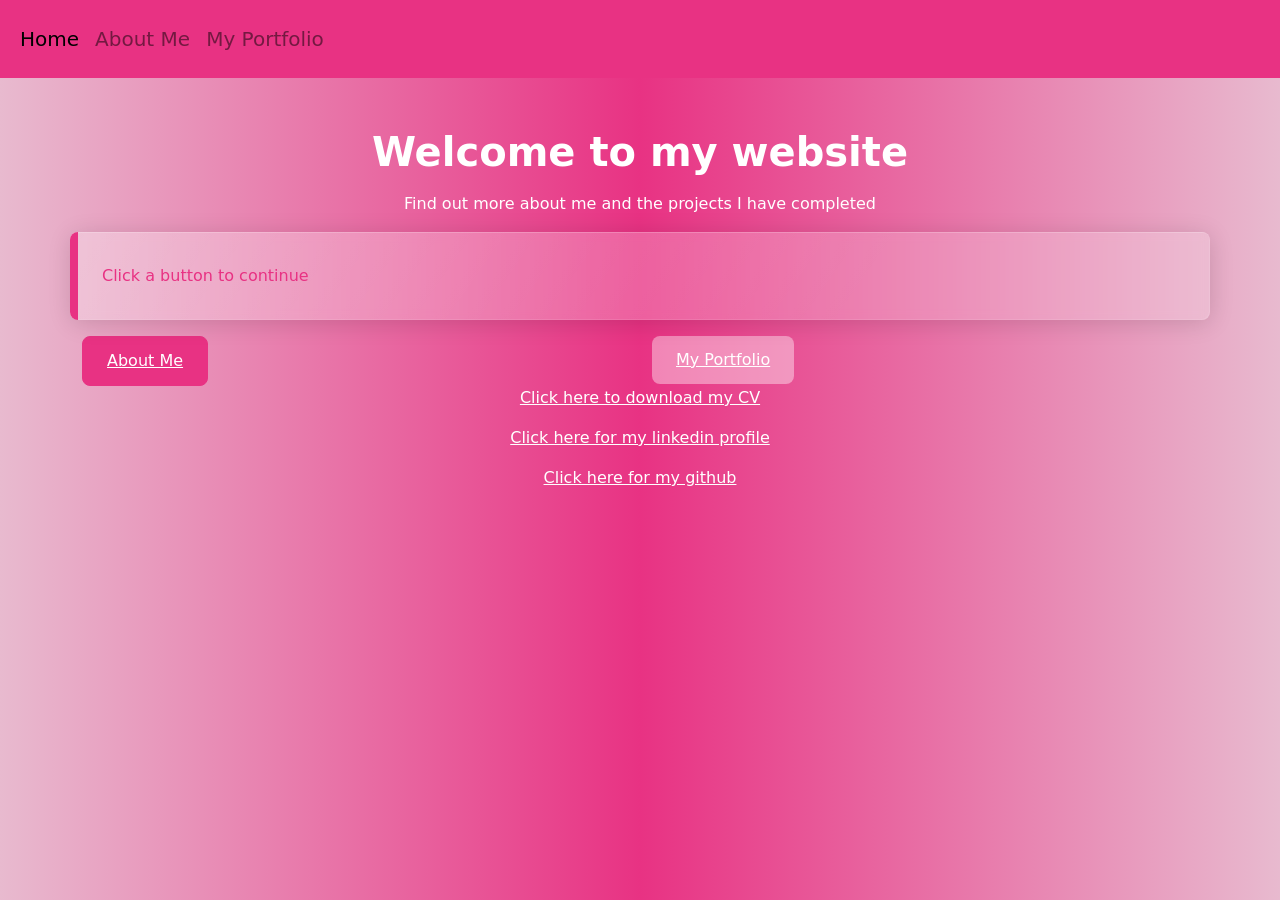
<file: index.html>
<!DOCTYPE html>
<html lang="en">

<head>
    <title>Home</title>
    <meta charset="UTF-8">
    <meta name="viewport" content="width=device-width, initial-scale=1">
    <link href="bootstrap.min.css" rel="stylesheet">
</head>

<body>
    <nav class="navbar navbar-expand-lg bg-primary">
        <div class="container-fluid">
            <button class="navbar-toggler" type="button" data-bs-toggle="collapse" data-bs-target="#navbarNav"
                aria-controls="navbarNav" aria-expanded="false" aria-label="Toggle navigation">
                <span class="navbar-toggler-icon"></span>
            </button>

            <div class="collapse navbar-collapse" id="navbarNav">
                <ul class="navbar-nav">
                    <li class="nav-item">
                        <a class="nav-link active" aria-current="page" href="index.html">Home</a>
                    </li>
                    <li class="nav-item">
                        <a class="nav-link" href="about.html">About Me</a>
                    </li>

                    <li class="nav-item">
                        <a class="nav-link" href="portfolio.html">My Portfolio</a>
                    </li>
                </ul>
            </div>
        </div>
    </nav>

    <main>
        <div class="container">
            <div class="row">
                <h1 class="text-center">Welcome to my website</h1>
                <p class="text-center">Find out more about me and the projects I have completed</p>
            </div>

            <div class="row">
                <div class="alert alert-primary text-primary" role="alert">Click a button to continue</div>

                <div class="col-6">
                    <button class="btn btn-primary"><a href="about.html">About Me</a></button>
                </div>

                <div class="col-6">
                    <button class="btn btn-secondary"><a href="portfolio.html">My Portfolio</a></button>
                </div>
            </div>
        </div>
    </main>

    <footer>
        <div class="row">
            <a href="Download Test.docx" download><p class="text-center">Click here to download my CV</p></a>
            <a href="https://www.linkedin.com/in/susanna-wolseley-64b6b62b3/"><p class="text-center">Click here for my linkedin profile</p></a>
            <a href="https://github.com/SusieWolseley"><p class="text-center">Click here for my github</p></a>
        </div>
    </footer>
    

    <script src="https://cdn.jsdelivr.net/npm/bootstrap@5.3.8/dist/js/bootstrap.bundle.min.js"
        integrity="sha384-FKyoEForCGlyvwx9Hj09JcYn3nv7wiPVlz7YYwJrWVcXK/BmnVDxM+D2scQbITxI"
        crossorigin="anonymous"></script>
</body>

</html>
</file>
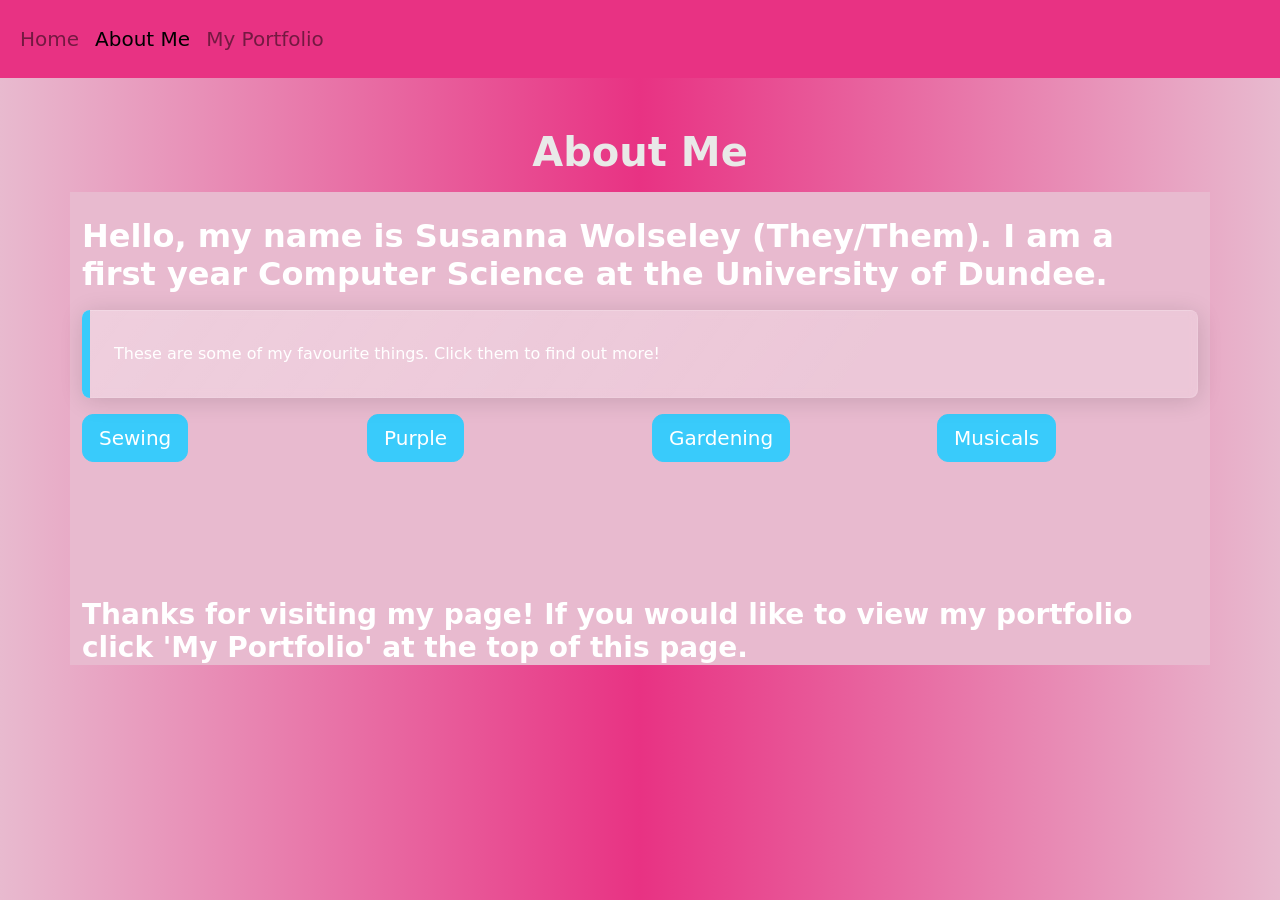
<file: about.html>
<!DOCTYPE html>
<html lang="en">

<head>
    <title>About Me</title>
    <meta charset="UTF-8">
    <meta name="viewport" content="width=device-width, initial-scale=1">
    <link href="bootstrap.min.css" rel="stylesheet">
</head>

<body>
    <nav class="navbar navbar-expand-lg bg-primary">
        <div class="container-fluid">
            <button class="navbar-toggler" type="button" data-bs-toggle="collapse" data-bs-target="#navbarNav"
                aria-controls="navbarNav" aria-expanded="false" aria-label="Toggle navigation">
                <span class="navbar-toggler-icon"></span>
            </button>

            <div class="collapse navbar-collapse" id="navbarNav">
                <ul class="navbar-nav">
                    <li class="nav-item">
                        <a class="nav-link" href="index.html">Home</a>
                    </li>
                    <li class="nav-item">
                        <a class="nav-link active" aria-current="page" href="about.html">About Me</a>
                    </li>

                    <li class="nav-item">
                        <a class="nav-link" href="portfolio.html">My Portfolio</a>
                    </li>
                </ul>
            </div>
        </div>
    </nav>

    <div class="container">
        <header class="text-light" style="text-align: center">
            <h1>About Me</h1>
        </header>
    </div>

    <div class="container text-secondary"
        style="background-color: #e8bacf; padding-top: 25px">
        <main>
            <div class="row">
                <h2>Hello, my name is Susanna Wolseley (They/Them). I am a first year
                    Computer Science at the University of
                    Dundee.</h2>
            </div>

            <div class="alert alert-info" role="alert">These are some of my favourite things. Click them to find out
                more!</div>
            <div class="row">
                <div class="col-md-3 col-sd-12">
                    <p>
                        <button class="btn btn-info btn-lg" type="button" data-bs-toggle="collapse"
                            data-bs-target="#sewing" aria-expanded="false" aria-controls="sewing">
                            Sewing
                        </button>
                    </p>
                    <div style="min-height: 120px;">
                        <div class="collapse collapse-horizontal" id="sewing">
                            <div class="card card-body" style="width: 300px;">
                                I got my first sewing machine a few months ago. I've been slowly learning how to make my
                                own
                                clothes both from new fabric and tunring my broken clothing into something new.
                            </div>
                        </div>
                    </div>
                </div>

                <div class="col-md-3 col-sd-12">
                    <p>
                        <button class="btn btn-info btn-lg" type="button" data-bs-toggle="collapse"
                            data-bs-target="#purple" aria-expanded="false" aria-controls="purple">
                            Purple
                        </button>
                    </p>
                    <div style="min-height: 120px;">
                        <div class="collapse collapse-horizontal" id="purple">
                            <div class="card card-body" style="width: 300px;">
                                My favourite colour is purple, though I do have an intense love for pink.
                            </div>
                        </div>
                    </div>
                </div>

                <div class="col-md-3 col-sd-12">
                    <p>
                        <button class="btn btn-info btn-lg" type="button" data-bs-toggle="collapse"
                            data-bs-target="#gardening" aria-expanded="false" aria-controls="gardening">
                            Gardening
                        </button>
                    </p>
                    <div style="min-height: 120px;">
                        <div class="collapse collapse-horizontal" id="gardening">
                            <div class="card card-body" style="width: 300px;">
                                I find gardening extremely relaxing. I also like going for walks in nature and finding
                                new
                                parks to explore.
                            </div>
                        </div>
                    </div>
                </div>

                <div class="col-md-3 col-sd-12">
                    <p>
                        <button class="btn btn-info btn-lg" type="button" data-bs-toggle="collapse"
                            data-bs-target="#musicals" aria-expanded="false" aria-controls="musicals">
                            Musicals
                        </button>
                    </p>
                    <div style="min-height: 120px;">
                        <div class="collapse collapse-horizontal" id="musicals">
                            <div class="card card-body" style="width: 300px;">
                                Musicals are my go-to genre of music. I also love going to see them at the theatre.
                            </div>
                        </div>
                    </div>
                </div>
            </div>
        </main>

        <footer>
            <h3>Thanks for visiting my page! If you would like to view my portfolio click 'My Portfolio' at the top of
                this page.</h3>
        </footer>
    </div>
    
    <script src="https://cdn.jsdelivr.net/npm/bootstrap@5.3.8/dist/js/bootstrap.bundle.min.js"
        integrity="sha384-FKyoEForCGlyvwx9Hj09JcYn3nv7wiPVlz7YYwJrWVcXK/BmnVDxM+D2scQbITxI"
        crossorigin="anonymous"></script>
</body>

</html>
</file>
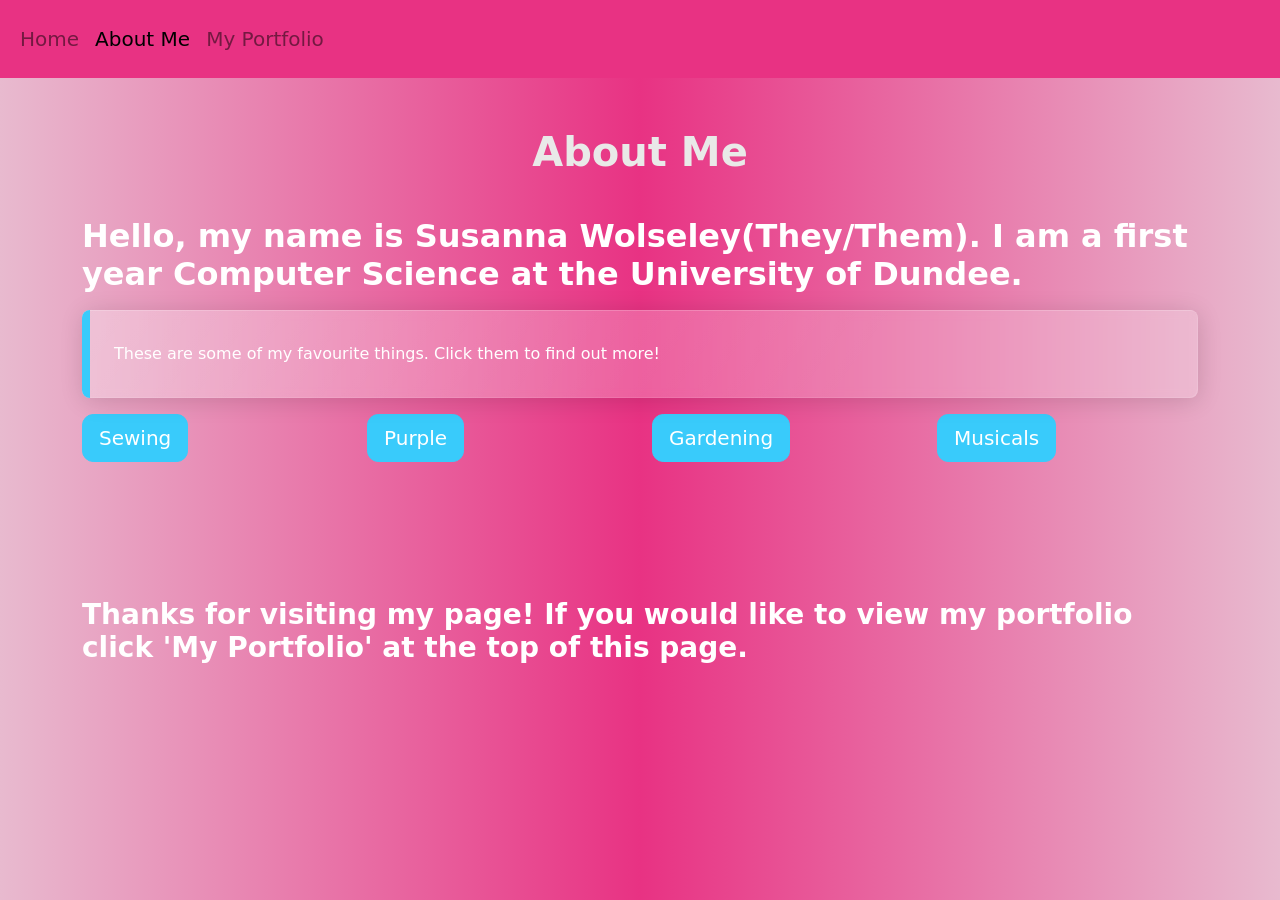
<file: About.html>
<!DOCTYPE html>
<html lang="en">

<head>
    <title>About Me</title>
    <meta charset="UTF-8">
    <meta name="viewport" content="width=device-width, initial-scale=1">
    <link href="bootstrap.min.css" rel="stylesheet">
</head>

<body>
    <nav class="navbar navbar-expand-lg bg-primary">
        <div class="container-fluid">
            <button class="navbar-toggler" type="button" data-bs-toggle="collapse" data-bs-target="#navbarNav"
                aria-controls="navbarNav" aria-expanded="false" aria-label="Toggle navigation">
                <span class="navbar-toggler-icon"></span>
            </button>

            <div class="collapse navbar-collapse" id="navbarNav">
                <ul class="navbar-nav">
                    <li class="nav-item">
                        <a class="nav-link" href="index.html">Home</a>
                    </li>
                    <li class="nav-item">
                        <a class="nav-link active" aria-current="page" href="about.html">About Me</a>
                    </li>

                    <li class="nav-item">
                        <a class="nav-link" href="portfolio.html">My Portfolio</a>
                    </li>
                </ul>
            </div>
        </div>
    </nav>

    <div class="container">
        <header class="text-light" style="text-align: center">
            <h1>About Me</h1>
        </header>
    </div>

    <div class="container text-secondary" style="background-color: --bs-primary; padding-top: 25px">
        <main>
            <div class="row">
                <h2>Hello, my name is Susanna Wolseley(They/Them). I am a first year
                    Computer Science at the University of
                    Dundee.</h2>
            </div>

            <div class="alert alert-info" role="alert">These are some of my favourite things. Click them to find out
                more!</div>
            
            <div class="row">
                <div class="col-md-3 col-sd-12">
                    <p>
                        <button class="btn btn-info btn-lg" type="button" data-bs-toggle="collapse"
                            data-bs-target="#sewing" aria-expanded="false" aria-controls="sewing">
                            Sewing
                        </button>
                    </p>
                    <div style="min-height: 120px;">
                        <div class="collapse collapse-horizontal" id="sewing">
                            <div class="card card-body" style="width: 300px;">
                                I got my first sewing machine a few months ago. I've been slowly learning how to make my
                                own
                                clothes both from new fabric and tunring my broken clothing into something new.
                            </div>
                        </div>
                    </div>
                </div>

                <div class="col-md-3 col-sd-12">
                    <p>
                        <button class="btn btn-info btn-lg" type="button" data-bs-toggle="collapse"
                            data-bs-target="#purple" aria-expanded="false" aria-controls="purple">
                            Purple
                        </button>
                    </p>
                    <div style="min-height: 120px;">
                        <div class="collapse collapse-horizontal" id="purple">
                            <div class="card card-body" style="width: 300px;">
                                My favourite colour is purple, though I do have an intense love for pink.
                            </div>
                        </div>
                    </div>
                </div>

                <div class="col-md-3 col-sd-12">
                    <p>
                        <button class="btn btn-info btn-lg" type="button" data-bs-toggle="collapse"
                            data-bs-target="#gardening" aria-expanded="false" aria-controls="gardening">
                            Gardening
                        </button>
                    </p>
                    <div style="min-height: 120px;">
                        <div class="collapse collapse-horizontal" id="gardening">
                            <div class="card card-body" style="width: 300px;">
                                I find gardening extremely relaxing. I also like going for walks in nature and finding
                                new
                                parks to explore.
                            </div>
                        </div>
                    </div>
                </div>

                <div class="col-md-3 col-sd-12">
                    <p>
                        <button class="btn btn-info btn-lg" type="button" data-bs-toggle="collapse"
                            data-bs-target="#musicals" aria-expanded="false" aria-controls="musicals">
                            Musicals
                        </button>
                    </p>
                    <div style="min-height: 120px;">
                        <div class="collapse collapse-horizontal" id="musicals">
                            <div class="card card-body" style="width: 300px;">
                                Musicals are my go-to genre of music. I also love going to see them at the theatre.
                            </div>
                        </div>
                    </div>
                </div>
            </div>
        </main>

        <footer>
            <h3>Thanks for visiting my page! If you would like to view my portfolio click 'My Portfolio' at the top of
                this page.</h3>
        </footer>
    </div>

    <script src="https://cdn.jsdelivr.net/npm/bootstrap@5.3.8/dist/js/bootstrap.bundle.min.js"
        integrity="sha384-FKyoEForCGlyvwx9Hj09JcYn3nv7wiPVlz7YYwJrWVcXK/BmnVDxM+D2scQbITxI"
        crossorigin="anonymous"></script>
</body>

</html>
</file>
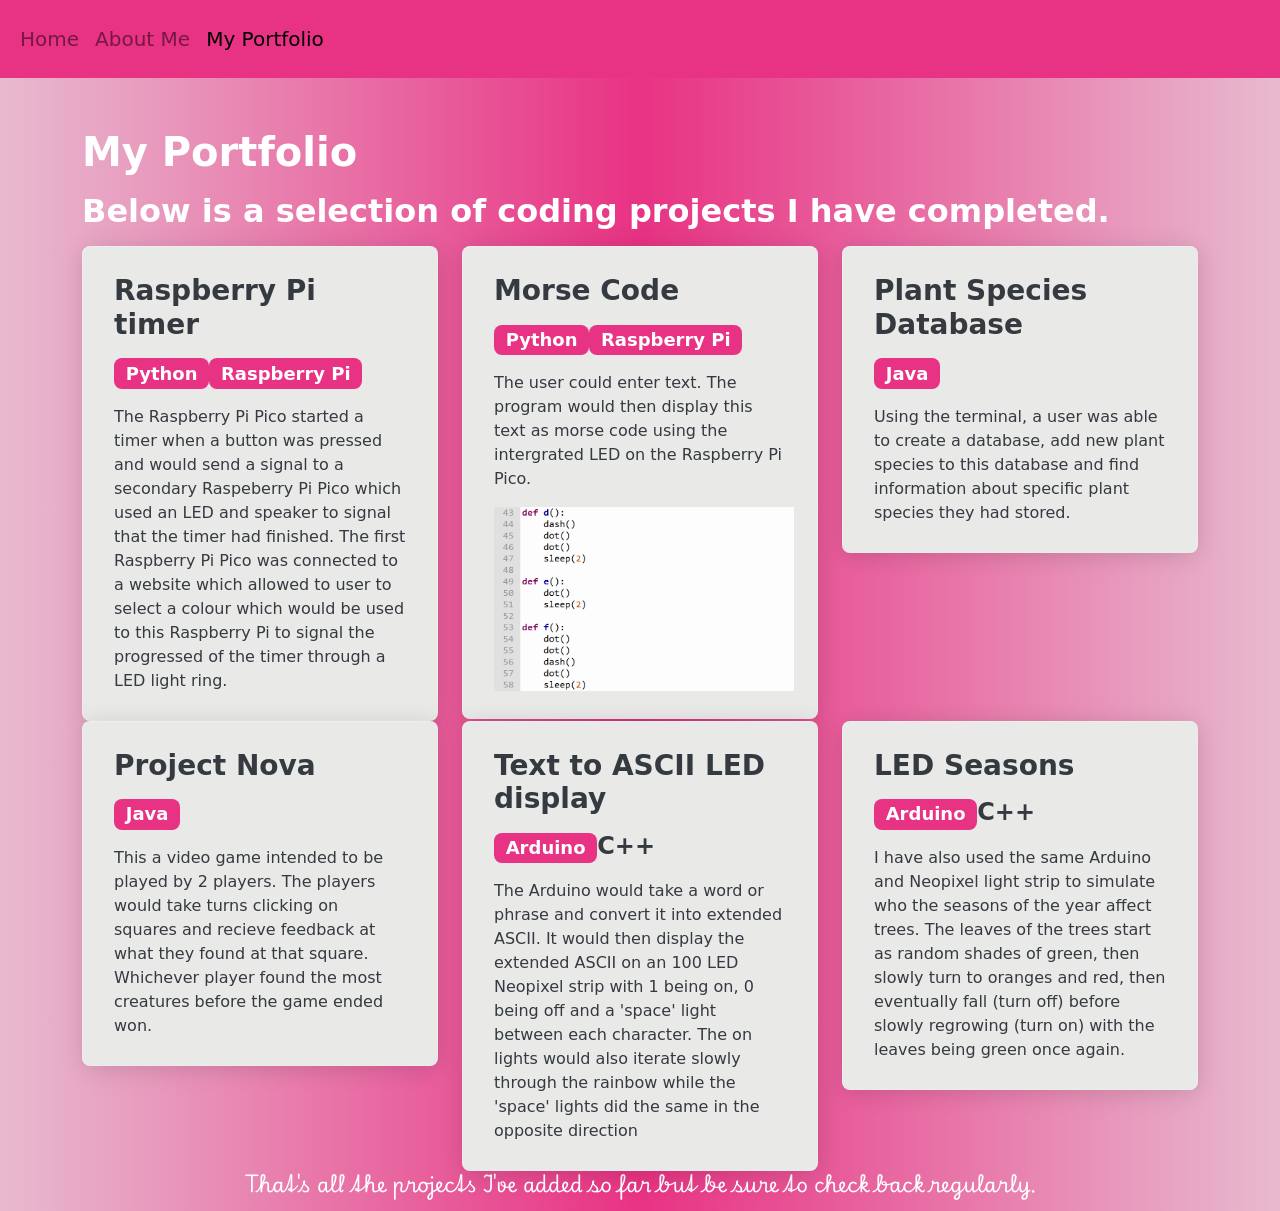
<file: Portfolio.html>
<!DOCTYPE html>
<html lang="en">

<head>
    <title>Susie's Portfolio</title>
    <meta charset="UTF-8">
    <meta name="viewport" content="width=device-width, initial-scale=1">
    <link href="bootstrap.min.css" rel="stylesheet">

    <link rel="preconnect" href="https://fonts.googleapis.com">
    <link rel="preconnect" href="https://fonts.gstatic.com" crossorigin>
    <link href="https://fonts.googleapis.com/css2?family=Playwrite+AT:ital,wght@0,100..400;1,100..400&display=swap" rel="stylesheet">
</head>

<body>
    <nav class="navbar navbar-expand-lg bg-primary">
        <div class="container-fluid">
            <button class="navbar-toggler" type="button" data-bs-toggle="collapse" data-bs-target="#navbarNav"
                aria-controls="navbarNav" aria-expanded="false" aria-label="Toggle navigation">
                <span class="navbar-toggler-icon"></span>
            </button>

            <div class="collapse navbar-collapse" id="navbarNav">
                <ul class="navbar-nav">
                    <li class="nav-item">
                        <a class="nav-link" href="index.html">Home</a>
                    </li>
                    <li class="nav-item">
                        <a class="nav-link" href="about.html">About Me</a>
                    </li>

                    <li class="nav-item">
                        <a class="nav-link active" aria-current="page" href="portfolio.html">My Portfolio</a>
                    </li>
                </ul>
            </div>
        </div>
    </nav>

    <header>
        <div class="container">
            <div class="row">
                <h1>My Portfolio</h1>
                <h2>Below is a selection of coding projects I have completed.</h2>
            </div>
        </div>
    </header>

    <main>
        <div class="container">
            <div class="row">
                <div class="col-md-4 col-sd-12">
                    <div class="card bg-light">
                        <div class="card-body">
                            <h3 class="card-title">Raspberry Pi timer</h3>
                            <h4><span class="badge text-bg-primary">Python</span><span
                                    class="badge text-bg-primary">Raspberry Pi</span></h4>
                            <p class="card-text">The Raspberry Pi Pico started a timer when a button was pressed
                                and would send a signal to a secondary Raspeberry Pi Pico which used an LED and
                                speaker to signal that the timer had finished. The first Raspberry Pi Pico was
                                connected to a website which allowed to user to select a colour which would be
                                used to this Raspberry Pi to signal the progressed of the timer through a LED
                                light ring.</p>
                        </div>
                    </div>
                </div>

                <div class="col-md-4 col-sd-12">
                    <div class="card bg-light">
                        <div class="card-body">
                            <h3 class="card-title">Morse Code</h3>
                            <h4><span class="badge text-bg-primary">Python</span><span
                                    class="badge text-bg-primary">Raspberry Pi</span></h4>
                            <p class="card-text">The user could enter text. The program would then display this
                                text as morse code using the intergrated LED on the Raspberry Pi Pico.</p>
                            <img src="Morse_Code_Project.png"  width=300p alt="A section of a code file">
                        </div>
                    </div>
                </div>

                <div class="col-md-4 col-sd-12">
                    <div class="card bg-light">
                        <div class="card-body">
                            <h3 class="card-title">Plant Species Database</h3>
                            <h4><span class="badge text-bg-primary">Java</span></h4>
                            <p class="card-text">Using the terminal, a user was able to create a database, add
                                new plant species to this database and find information about specific plant
                                species they had stored.</p>
                        </div>
                    </div>
                </div>

                <div class="col-md-4 col-sd-12">
                    <div class="card bg-light">
                        <div class="card-body">
                            <h3 class="card-title">Project Nova</h3>
                            <h4><span class="badge text-bg-primary">Java</span></h4>
                            <p class="card-text">This a video game intended to be played by 2 players. The
                                players would take turns clicking on squares and recieve feedback at what they
                                found at that square. Whichever player found the most creatures before the game
                                ended won.</p>
                        </div>
                    </div>
                </div>

                <div class="col-md-4 col-sd-12">
                    <div class="card bg-light">
                        <div class="card-body">
                            <h3 class="card-title">Text to ASCII LED display</h3>
                            <h4><span class="badge text-bg-primary">Arduino</span><span>C++</span></h4>
                            <p class="card-text">The Arduino would take a word or phrase and convert it into extended ASCII. It would then display the extended ASCII on an 100 LED Neopixel strip with 1 being on, 0 being off and a 'space' light between each character. The on lights would also iterate slowly through the rainbow while the 'space' lights did the same in the opposite direction</p>
                        </div>
                    </div>
                </div>

                <div class="col-md-4 col-sd-12">
                    <div class="card bg-light">
                        <div class="card-body">
                            <h3 class="card-title">LED Seasons</h3>
                            <h4><span class="badge text-bg-primary">Arduino</span><span>C++</span></h4>
                            <p class="card-text">I have also used the same Arduino and Neopixel light strip to simulate who the seasons of the year affect trees. The leaves of the trees start as random shades of green, then slowly turn to oranges and red, then eventually fall (turn off) before slowly regrowing (turn on) with the leaves being green once again.</p>
                        </div>
                    </div>
                </div>
            </div>
        </div>
    </main>

    <footer>
        <h5 style="font-family: Playwrite AT; text-align: center;">That's all the projects I've added so far but be sure to check back regularly.</h5>
    </footer>

    <script src="https://cdn.jsdelivr.net/npm/bootstrap@5.3.8/dist/js/bootstrap.bundle.min.js"
        integrity="sha384-FKyoEForCGlyvwx9Hj09JcYn3nv7wiPVlz7YYwJrWVcXK/BmnVDxM+D2scQbITxI"
        crossorigin="anonymous"></script>
</body>

</html>
</file>
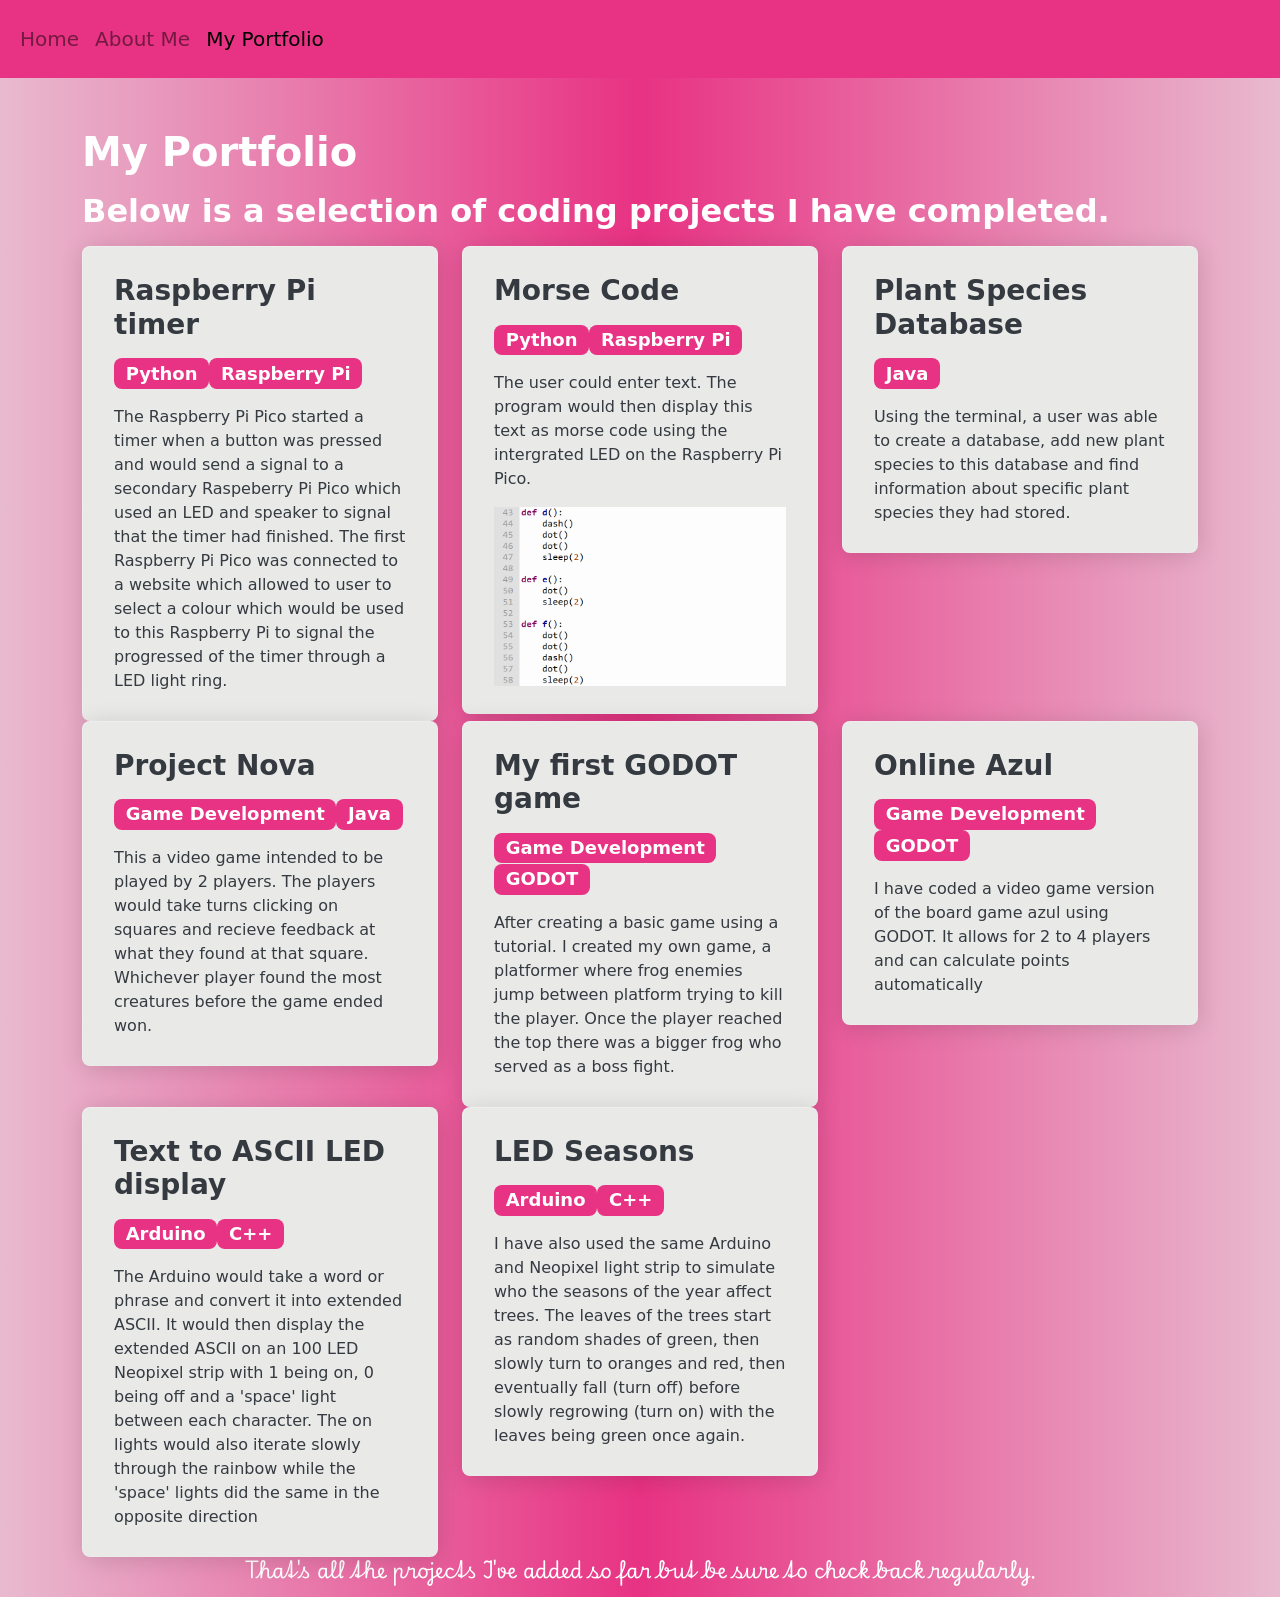
<file: portfolio.html>
<!DOCTYPE html>
<html lang="en">

<head>
    <title>Susie's Portfolio</title>
    <meta charset="UTF-8">
    <meta name="viewport" content="width=device-width, initial-scale=1">
    <link href="bootstrap.min.css" rel="stylesheet">

    <link rel="preconnect" href="https://fonts.googleapis.com">
    <link rel="preconnect" href="https://fonts.gstatic.com" crossorigin>
    <link href="https://fonts.googleapis.com/css2?family=Playwrite+AT:ital,wght@0,100..400;1,100..400&display=swap" rel="stylesheet">
</head>

<body>
    <nav class="navbar navbar-expand-lg bg-primary">
        <div class="container-fluid">
            <button class="navbar-toggler" type="button" data-bs-toggle="collapse" data-bs-target="#navbarNav"
                aria-controls="navbarNav" aria-expanded="false" aria-label="Toggle navigation">
                <span class="navbar-toggler-icon"></span>
            </button>

            <div class="collapse navbar-collapse" id="navbarNav">
                <ul class="navbar-nav">
                    <li class="nav-item">
                        <a class="nav-link" href="index.html">Home</a>
                    </li>
                    <li class="nav-item">
                        <a class="nav-link" href="about.html">About Me</a>
                    </li>

                    <li class="nav-item">
                        <a class="nav-link active" aria-current="page" href="portfolio.html">My Portfolio</a>
                    </li>
                </ul>
            </div>
        </div>
    </nav>

    <header>
        <div class="container">
            <div class="row">
                <h1>My Portfolio</h1>
                <h2>Below is a selection of coding projects I have completed.</h2>
            </div>
        </div>
    </header>

    <main>
        <div class="container">
            <div class="row">
                <div class="col-md-4 col-sd-12">
                    <div class="card bg-light">
                        <div class="card-body">
                            <h3 class="card-title">Raspberry Pi timer</h3>
                            <h4><span class="badge text-bg-primary">Python</span><span
                                    class="badge text-bg-primary">Raspberry Pi</span></h4>
                            <p class="card-text">The Raspberry Pi Pico started a timer when a button was pressed
                                and would send a signal to a secondary Raspeberry Pi Pico which used an LED and
                                speaker to signal that the timer had finished. The first Raspberry Pi Pico was
                                connected to a website which allowed to user to select a colour which would be
                                used to this Raspberry Pi to signal the progressed of the timer through a LED
                                light ring.</p>
                        </div>
                    </div>
                </div>

                <div class="col-md-4 col-sd-12">
                    <div class="card bg-light">
                        <div class="card-body">
                            <h3 class="card-title">Morse Code</h3>
                            <h4><span class="badge text-bg-primary">Python</span><span
                                    class="badge text-bg-primary">Raspberry Pi</span></h4>
                            <p class="card-text">The user could enter text. The program would then display this
                                text as morse code using the intergrated LED on the Raspberry Pi Pico.</p>
                            <img src="Morse_Code_Project.png"  width=100% alt="A section of a code file">
                        </div>
                    </div>
                </div>

                <div class="col-md-4 col-sd-12">
                    <div class="card bg-light">
                        <div class="card-body">
                            <h3 class="card-title">Plant Species Database</h3>
                            <h4><span class="badge text-bg-primary">Java</span></h4>
                            <p class="card-text">Using the terminal, a user was able to create a database, add
                                new plant species to this database and find information about specific plant
                                species they had stored.</p>
                        </div>
                    </div>
                </div>

                <div class="col-md-4 col-sd-12">
                    <div class="card bg-light">
                        <div class="card-body">
                            <h3 class="card-title">Project Nova</h3>
                            <h4><span class="badge text-bg-primary">Game Development</span><span class="badge text-bg-primary">Java</span></h4>
                            <p class="card-text">This a video game intended to be played by 2 players. The
                                players would take turns clicking on squares and recieve feedback at what they
                                found at that square. Whichever player found the most creatures before the game
                                ended won.</p>
                        </div>
                    </div>
                </div>

                <div class="col-md-4 col-sd-12">
                    <div class="card bg-light">
                        <div class="card-body">
                            <h3 class="card-title">My first GODOT game</h3>
                            <h4><span class="badge text-bg-primary">Game Development</span><span class="badge text-bg-primary">GODOT</span></h4>
                            <p class="card-text">After creating a basic game using a tutorial. I created my own game, a platformer where frog enemies jump between platform trying to kill the player. Once the player reached the top there was a bigger frog who served as a boss fight.</p>
                        </div>
                    </div>
                </div>

                <div class="col-md-4 col-sd-12">
                    <div class="card bg-light">
                        <div class="card-body">
                            <h3 class="card-title">Online Azul</h3>
                            <h4><span class="badge text-bg-primary">Game Development</span><span class="badge text-bg-primary">GODOT</span></h4>
                            <p class="card-text">I have coded a video game version of the board game azul using GODOT. It allows for 2 to 4 players and can calculate points automatically</p>
                        </div>
                    </div>
                </div>

                <div class="col-md-4 col-sd-12">
                    <div class="card bg-light">
                        <div class="card-body">
                            <h3 class="card-title">Text to ASCII LED display</h3>
                            <h4><span class="badge text-bg-primary">Arduino</span><span class="badge text-bg-primary">C++</span></h4>
                            <p class="card-text">The Arduino would take a word or phrase and convert it into extended ASCII. It would then display the extended ASCII on an 100 LED Neopixel strip with 1 being on, 0 being off and a 'space' light between each character. The on lights would also iterate slowly through the rainbow while the 'space' lights did the same in the opposite direction</p>
                        </div>
                    </div>
                </div>

                <div class="col-md-4 col-sd-12">
                    <div class="card bg-light">
                        <div class="card-body">
                            <h3 class="card-title">LED Seasons</h3>
                            <h4><span class="badge text-bg-primary">Arduino</span><span class="badge text-bg-primary">C++</span></h4>
                            <p class="card-text">I have also used the same Arduino and Neopixel light strip to simulate who the seasons of the year affect trees. The leaves of the trees start as random shades of green, then slowly turn to oranges and red, then eventually fall (turn off) before slowly regrowing (turn on) with the leaves being green once again.</p>
                        </div>
                    </div>
                </div>
            </div>
        </div>
    </main>

    <footer>
        <h5 style="font-family: Playwrite AT; text-align: center;">That's all the projects I've added so far but be sure to check back regularly.</h5>
    </footer>

    <script src="https://cdn.jsdelivr.net/npm/bootstrap@5.3.8/dist/js/bootstrap.bundle.min.js"
        integrity="sha384-FKyoEForCGlyvwx9Hj09JcYn3nv7wiPVlz7YYwJrWVcXK/BmnVDxM+D2scQbITxI"
        crossorigin="anonymous"></script>
</body>

</html>
</file>
